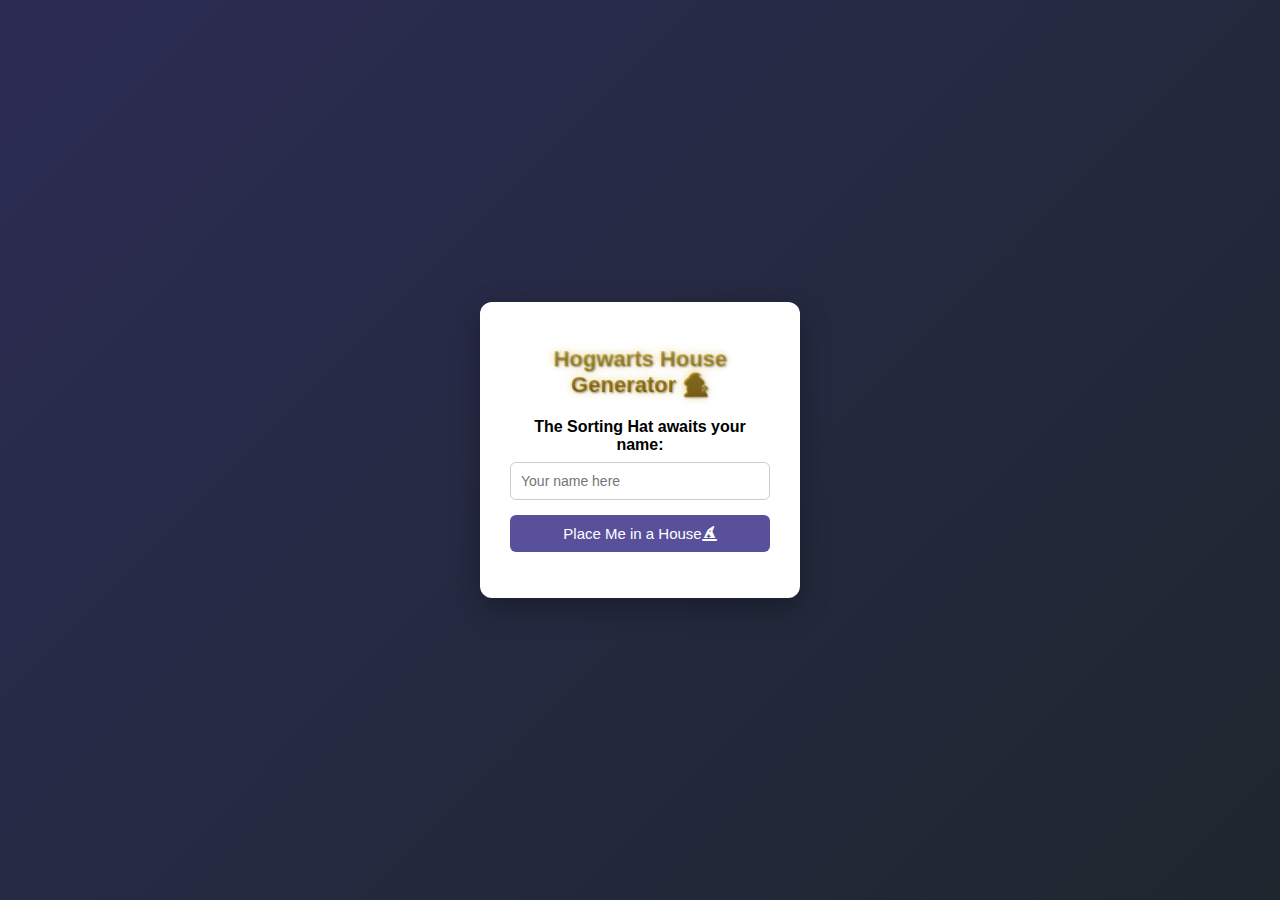
<file: courses/foundation/intro-to-frontend/HogwartsHouseGenerator/index.html>
<!DOCTYPE html>
<html lang="en">
<head>
  <meta charset="UTF-8">
  <meta name="viewport" content="width=device-width, initial-scale=1.0">
  <title>Hogwarts House Generator</title>
  <link rel="stylesheet" href="style.css">
  <link
  rel="stylesheet"
  href="https://cdnjs.cloudflare.com/ajax/libs/font-awesome/6.5.0/css/all.min.css"
>

</head>
<body>

  <div class="container">
   <h1 class="hogwarts-title">Hogwarts House Generator 🧙‍♂️</h1>


    <label for="nameInput">The Sorting Hat awaits your name:</label>
    <input type="text" id="nameInput" placeholder="Your name here">

    <button id="assignHouseBtn">Place Me in a House<i class="fa-solid fa-hat-wizard"></i></button>

    <p id="houseOutput"></p>
  </div>

  <script src="script.js"></script>
</body>
</html>
</file>
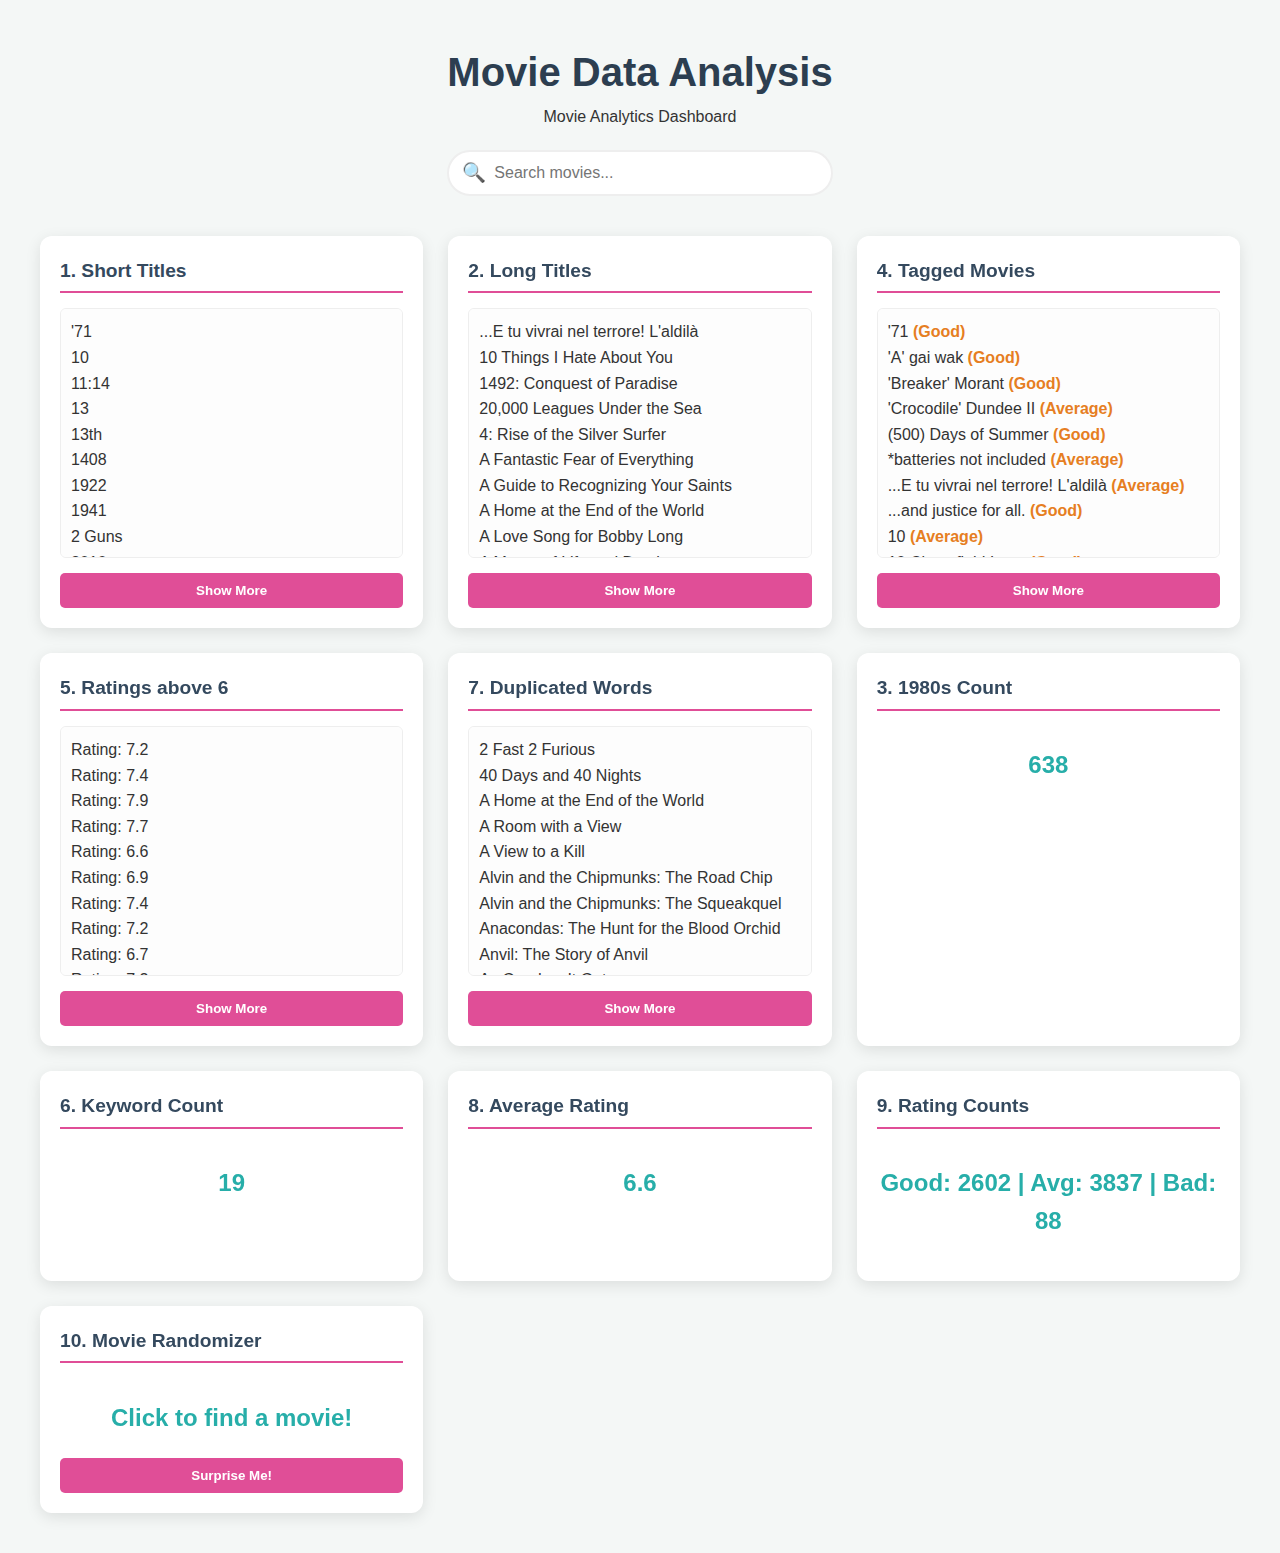
<file: courses/frontend/advanced-javascript/week1/index.html>
<!DOCTYPE html>
<html lang="en">
<head>
    <meta charset="UTF-8">
    <meta name="viewport" content="width=device-width, initial-scale=1.0">
    <title>Movie Data Analysis</title>
    <link rel="stylesheet" href="style.css">
</head>
<body>
    <header>
    <div class="header-content">
        <h1>Movie Data Analysis</h1>
        <p>Movie Analytics Dashboard</p>
        
        <div class="search-container">
    <span class="search-icon">🔍</span>
    <input type="text" id="movie-search" placeholder="Search movies..." autocomplete="off">
    
    <ul id="search-results-list"></ul>
</div>
    </div>
</header>
    <main class="grid-container">
        
        <div class="card">
            <h2>1. Short Titles</h2>
            <ul class="result-list" id="short-titles-list"></ul>
            <button id="btn-short" class="primary-btn">Show More</button>
        </div>
        
        <div class="card">
            <h2>2. Long Titles</h2>
            <ul class="result-list" id="long-titles-list"></ul>
            <button id="btn-long" class="primary-btn">Show More</button>
        </div>

        <div class="card">
            <h2>4. Tagged Movies</h2>
            <ul class="result-list" id="tagged-movies-list"></ul>
            <button id="btn-tagged" class="primary-btn">Show More</button>
        </div>

        <div class="card">
            <h2>5. Ratings above 6</h2>
            <ul class="result-list" id="high-ratings-list"></ul>
            <button id="btn-high-ratings" class="primary-btn">Show More</button>
        </div>

        <div class="card">
            <h2>7. Duplicated Words</h2>
            <ul class="result-list" id="duplicate-words-list"></ul>
            <button id="btn-duplicate" class="primary-btn">Show More</button>
        </div>

        <div class="card">
            <h2>3. 1980s Count</h2>
            <p class="result" id="eighties-count"></p>
        </div>

        <div class="card">
            <h2>6. Keyword Count</h2>
            <p class="result" id="keyword-count"></p>
        </div>

        <div class="card">
            <h2>8. Average Rating</h2>
            <p class="result" id="average-rating"></p>
        </div>

        <div class="card">
            <h2>9. Rating Counts</h2>
            <p class="result" id="rating-counts"></p>
        </div>
        
        <div class="card">
    <h2>10. Movie Randomizer</h2>
    <p id="random-movie-display" class="result">Click to find a movie!</p>
    <button id="btn-surprise" class="primary-btn">Surprise Me!</button>
</div>
    </main>

    <script src="movies.js"></script>
    <script src="script.js"></script>
</body>
</html>
</file>
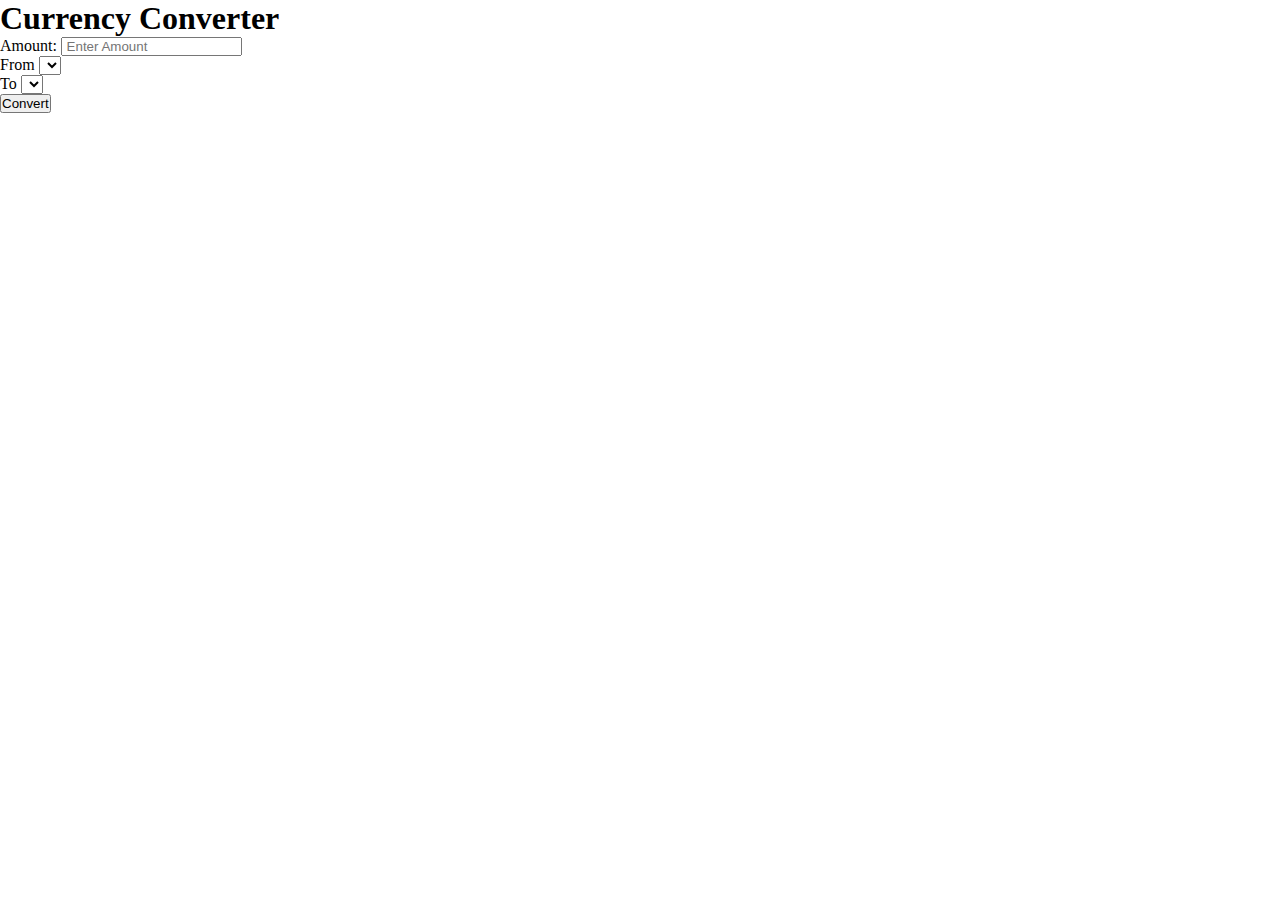
<file: courses/frontend/advanced-javascript/week3/index.html>
<!DOCTYPE html>
<html lang="en">
<head>
    <meta charset="UTF-8">
    <meta name="viewport" content="width=device-width, initial-scale=1.0">
    <title> Currency Converter App</title>
    <link rel="stylesheet" href="styles.css">
    <link href="https://fonts.googleapis.com/css?family=Poppins:100,100italic,
    200,200italic,300,300italic,regular,italic,500,500italic,600,600italic,700,700italic,
    800,800italic,900,900italic" rel="stylesheet" 
    />
</head>
<body>
    <div class="app-container">
    <h1>Currency Converter </h1>
    
    <form id="converter-form">
        <div class="form-group">
            <label for="amount">Amount:</label>
        <input type="number" id="amount" placeholder=" Enter Amount" required>
        </div>
        <div class="form-group">
        <label for="from-currency">From</label>
        
        <select id="from-currency" required>
           <!--currency options inserted from api -->
        </select>
        </div>
        <div class="form-group">
        <label for="to-currency">To</label>

        <select id="to-currency" required>
           <!--currency options inserted from api -->
        </select>
        </div>
        <button type="submit">Convert</button>
    </form>
    <div id="result-display"><link href="https://fonts.googleapis.com/css?family=Poppins:100,100italic,200,200italic,300,300italic,regular,italic,500,500italic,600,600italic,700,700italic,800,800italic,900,900italic" rel="stylesheet" />
    </div>
    </div>
    <script src="script.js"></script>
</body>
</html>
</file>
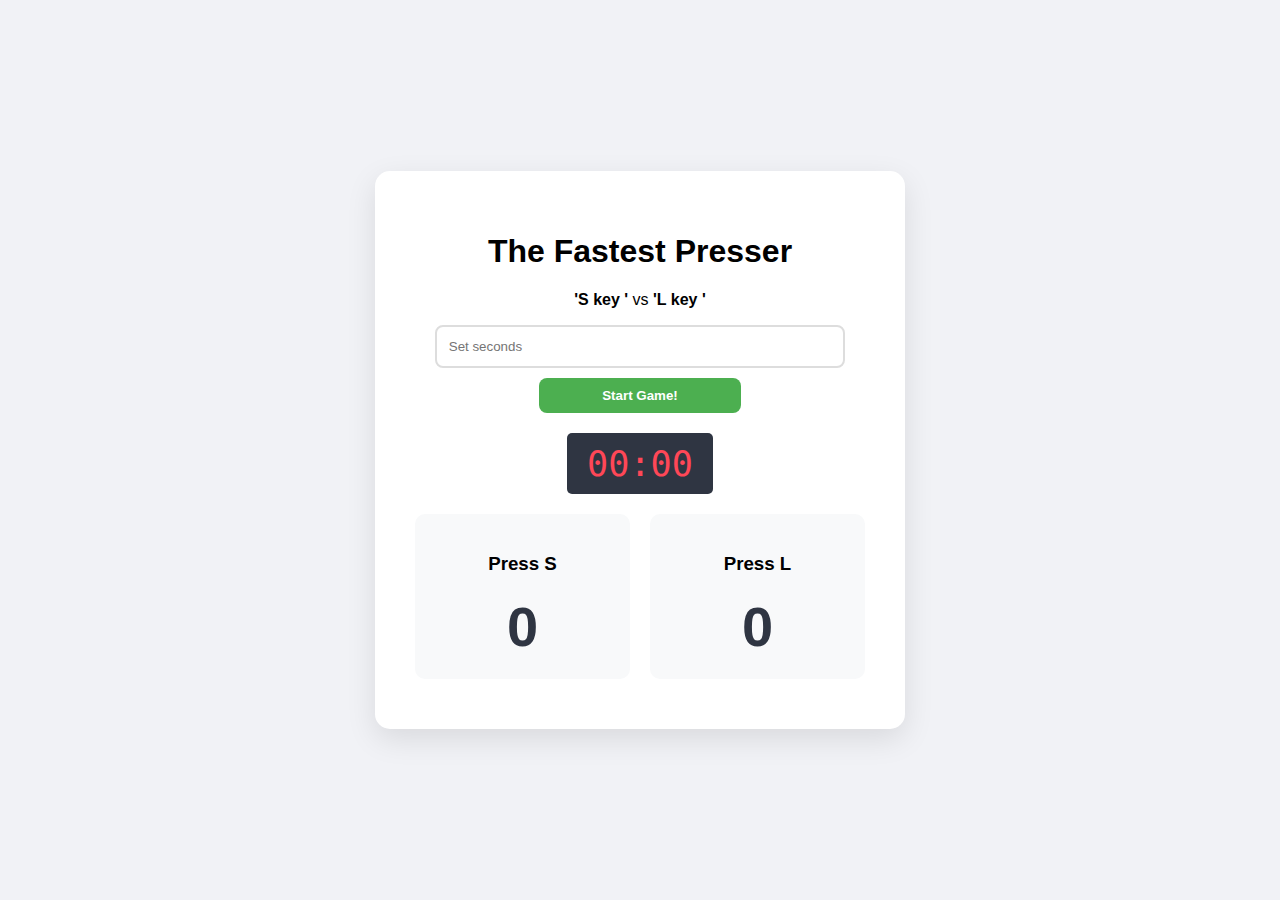
<file: courses/frontend/advanced-javascript/week_2/index.html>
<!DOCTYPE html>
<html lang="en">
<head>
    <meta charset="UTF-8">
    <meta name="viewport" content="width=device-width, initial-scale=1.0">
    <title>Fastest Presser</title>
    <link rel="stylesheet" href="style.css">
</head>
<body>
    <div class="game-container">
        <h1>The Fastest Presser</h1>
        <p> <strong>'S key '</strong> vs <strong>'L key '</strong></p>
        
        <div class="setup-container">
            <input type="number" id="time-input" placeholder="Set seconds">
            <button id="start-btn">Start Game!</button>
        </div>

        <div id="timer-display">00:00</div>

        <div class="scores-area">
            <div class="score-box" id="box-s">
                <canvas id="confetti-s" class="player-confetti"></canvas>
                <h3>Press S</h3>
                <div id="s-score" class="score-val">0</div>
            </div>

            <div class="score-box" id="box-l">
                <canvas id="confetti-l" class="player-confetti"></canvas>
                <h3>Press L</h3>
                <div id="l-score" class="score-val">0</div>
            </div>
        </div>

        <div class="action-area" id="action-overlay">
            <h2 id="result-message"></h2>
            <button id="reset-btn" class="btn-big">PLAY AGAIN 🔄</button>
        </div>
</file>
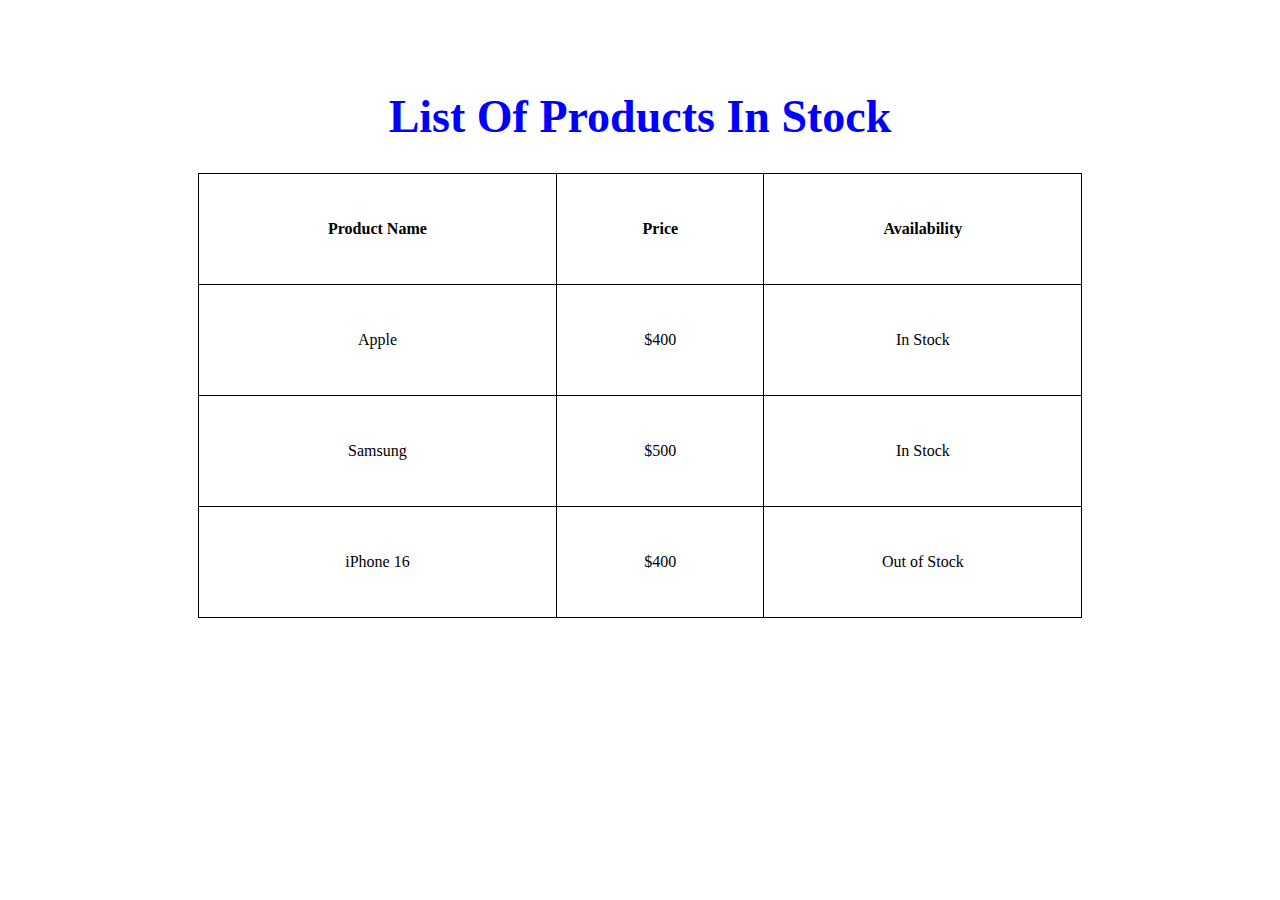
<file: html-css/week1/exercise-1/Exercise 1.html>
<!DOCTYPE html>
<html lang="en">
  <head>
    <meta charset="UTF-8" />
    <meta name="viewport" content="width=device-width, initial-scale=1.0" />
    <title>Product Table</title>
    <style>
      table {
        width: 70%;
        margin: 90px auto;
        border-collapse: collapse;
      }

      th,
      td {
        border: 1px solid black;
        padding: 25px;
        text-align: center;
        height: 60px;
      }

      caption {
        caption-side: top;
        font-weight: bold;
        font-size: 46px;
        color: blue;
        margin-bottom: 30px;
        border: 0;
      }
    </style>
  </head>
  <body>
    <table>
      <caption>
        List Of Products In Stock
      </caption>
      <thead>
        <tr>
          <th>Product Name</th>
          <th>Price</th>
          <th>Availability</th>
        </tr>
      </thead>
      <tbody>
        <tr>
          <td>Apple</td>
          <td>$400</td>
          <td>In Stock</td>
        </tr>
        <tr>
          <td>Samsung</td>
          <td>$500</td>
          <td>In Stock</td>
        </tr>
        <tr>
          <td>iPhone 16</td>
          <td>$400</td>
          <td>Out of Stock</td>
        </tr>
      </tbody>
    </table>
  </body>
</html>
</file>
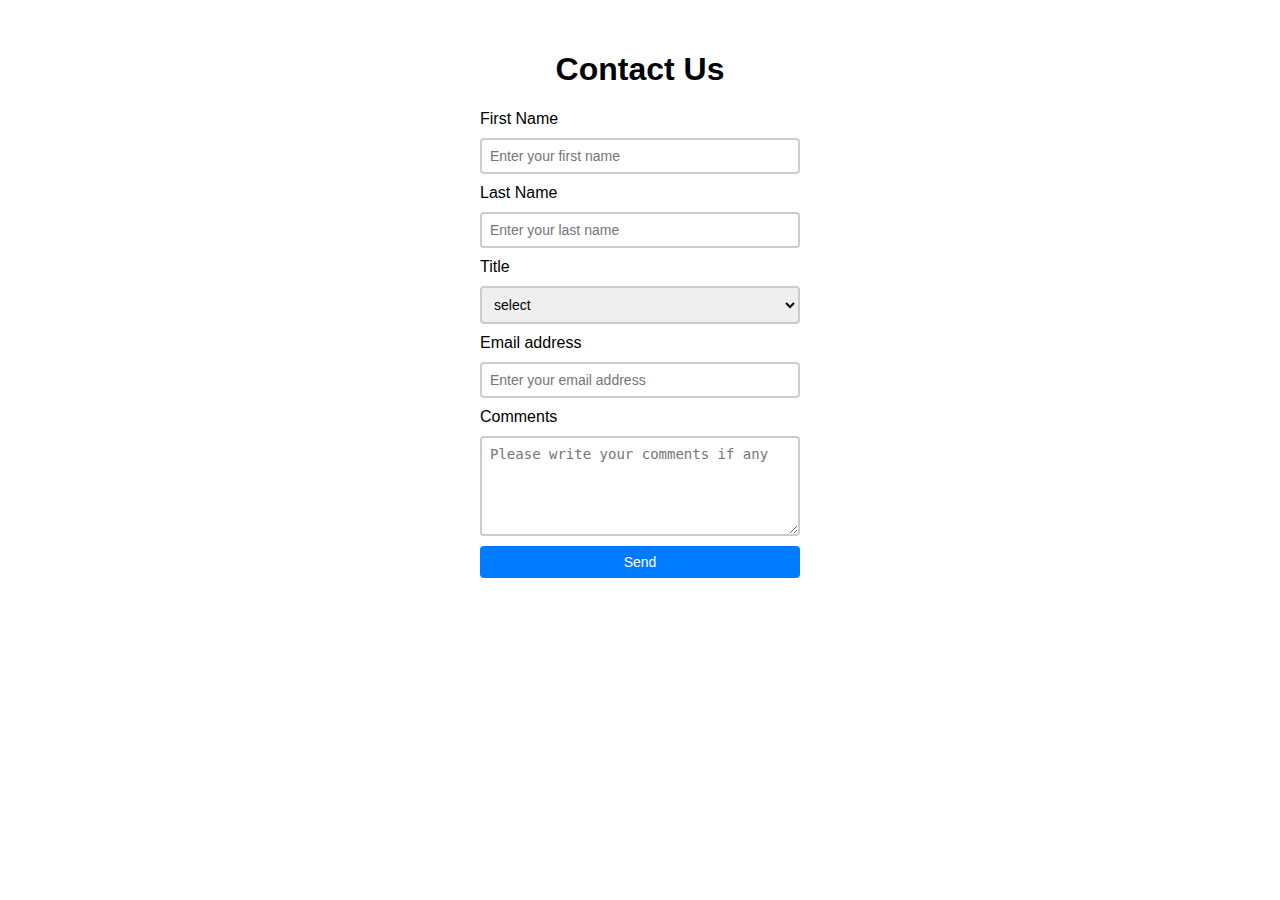
<file: html-css/week1/exercise-2/Exercise 2.html>
<!DOCTYPE html>
<html lang="en">
  <head>
    <meta charset="UTF-8" />
    <meta name="viewport" content="width=device-width, initial-scale=1.0" />
    <title>Contact Us</title>
    <style>
      .container {
        display: flex;
        flex-direction: column;
        align-items: center;
        border: 0;
        padding: 20px;
        max-width: 400px;
        margin: 10px auto;
        font-family: Arial, sans-serif;
      }

      form {
        display: flex;
        flex-direction: column;
        gap: 10px;
        width: 80%;
      }

      input,
      select,
      textarea,
      button {
        width: 100%;
        padding: 8px;
        font-size: 14px;
        border: 2px solid #ccc;
        border-radius: 4px;
        box-sizing: border-box;
      }

      button {
        background-color: #007bff;
        color: white;
        width: auto;
        border: none;
        cursor: pointer;
      }

      button:hover {
        background-color: #0056b3;
      }
    </style>
  </head>
  <body>
    <div class="container">
      <h1>Contact Us</h1>
      <form>
        <label for="first-name">First Name</label>
        <input
          type="text"
          name="First-name"
          id="first-name"
          placeholder="Enter your first name"
        />

        <label for="last-name">Last Name</label>
        <input
          type="text"
          name="Last-name"
          id="last-name"
          placeholder="Enter your last name"
        />

        <label for="dropdown">Title</label>
        <select id="dropdown">
          <option>select</option>
          <option>Mr</option>
          <option>Mrs</option>
          <option>Ms</option>
          <option>Dr</option>
          <option>Sir</option>
          <option>Mam</option>
        </select>
        <label for Email>Email address</label>
        <input
          type="text"
          name="Email"
          id="Email"
          placeholder="Enter your email address"
          required
        />

        <label for="Message">Comments</label>
        <textarea
          text="Message"
          name="Message"
          id="Message"
          placeholder="Please write your comments if any"
          rows="5"
          cols="20"
        ></textarea>

        <button type="submit">Send</button>
      </form>
    </div>
  </body>
</html>
</file>
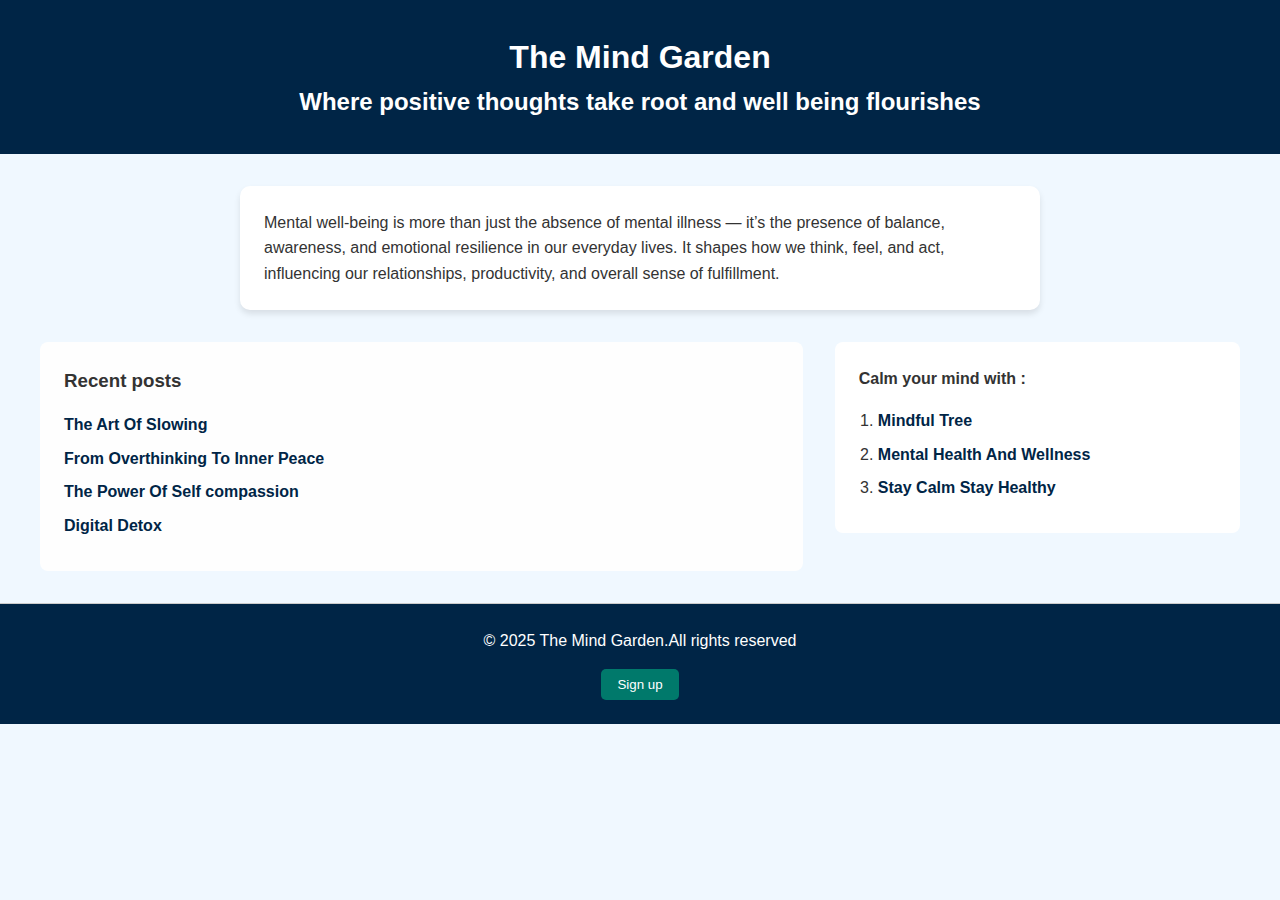
<file: html-css/week1/exercise-4/Exercise 4.html>
<!DOCTYPE html>
<html lang="en">
<head>
    <meta charset="UTF-8">
    <meta name="viewport" content="width=device-width, initial-scale=1.0">
    <title>Mind garden</title>
    <link rel="stylesheet" href="style.css">
</head>
<body>
<header>
    <h1>The Mind Garden</h1>
    <h2>Where positive thoughts take root and well being flourishes</h2>
</header>
<section class="mental-health">
    <p>Mental well-being is more than just the absence of mental illness — it’s the presence of balance, awareness, and emotional resilience in our everyday lives. 
        It shapes how we think, feel, and act, influencing our relationships, productivity, and overall sense of fulfillment.</p>
  </section>
    <div class="main-content">
        <section class="Recent-posts" id="posts">
            <h3> Recent posts</h3>
            <ul>
                <li> <a href="#.#">The Art Of Slowing</a></li>   <!---Non semantic tag-->
                <li><a href="#.#">From Overthinking To Inner Peace<a></li>
                <li><a href="#.#">The Power Of Self compassion</a></li>
                <li><a href="#.#">Digital Detox</a></li>
            </ul>
        </section>
      
        <aside class="links">
            <h4>Calm your mind with : </h4> 
            <ol>
                <li><a href=#.#>Mindful Tree</a></li>
                <li><a href=#.#>Mental Health And Wellness</a></li>
                <li><a href=#.#>Stay Calm Stay Healthy</a></li>
            </ol>
        </aside>
      </div>
        <footer>
            <p>&#169; 2025 The Mind Garden.All rights reserved
             </p>
        <button type="submit">Sign up</button>
        </footer>
</section>
</body>
</html>
</file>
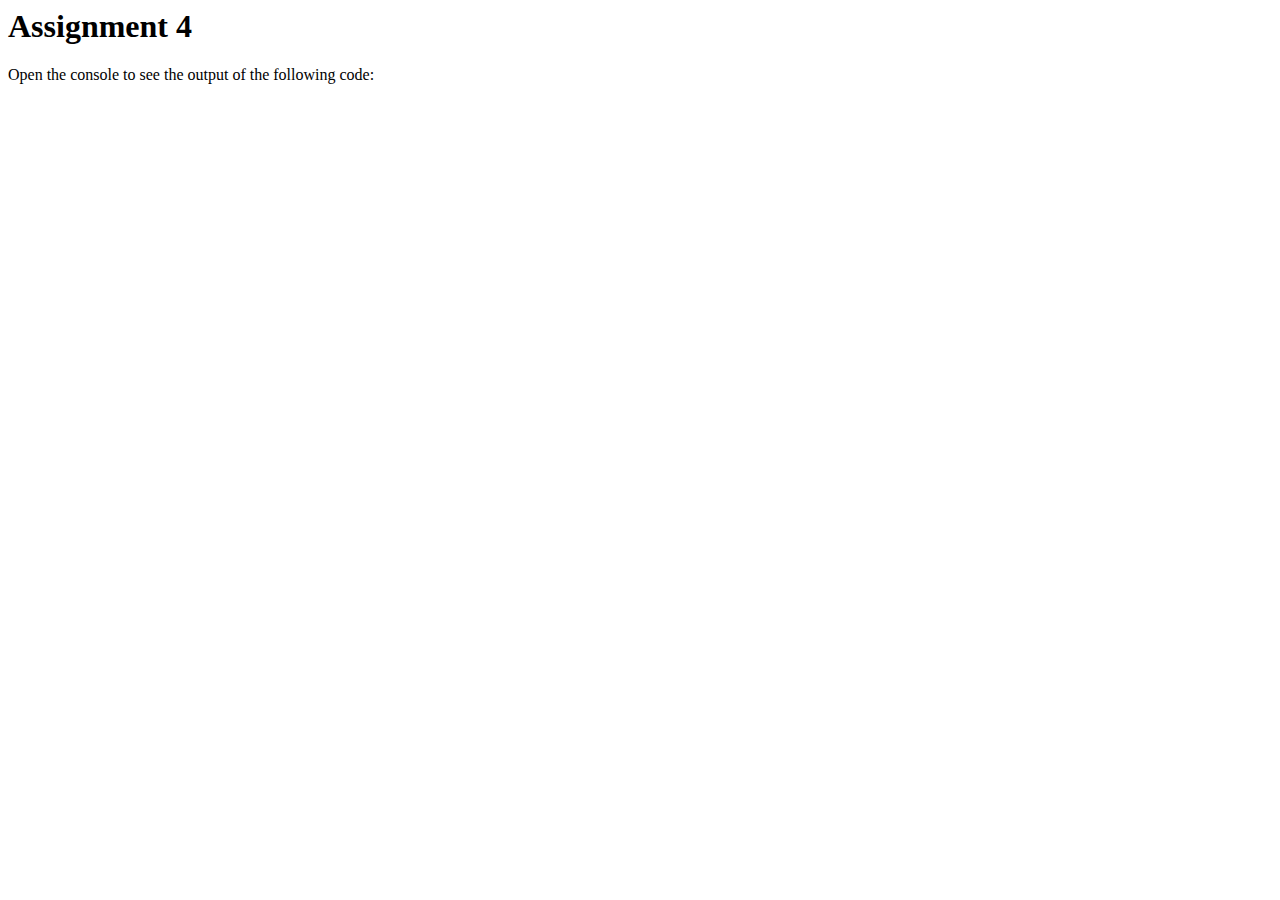
<file: courses/frontend/advanced-javascript/week_2/assign4.html>
<!DOCTYPE html
<html lang="en">
<head>
    <meta charset="UTF-8">
    <meta name="viewport" content="width=device-width, initial-scale=1.0">
    <title>Assignment 4</title>
</head>
<body>
    <h1>Assignment 4</h1>
    <p>Open the console to see the output of the following code:</p>
    <script src="assignment4.js"></script>
</body>
</html>
</file>
<file: courses/frontend/advanced-javascript/week1/style.css>
:root {
  --primary-blue: #db3487de;
  --dark-blue: #000000;
  --header-color: #2c3e50;
  --sub-header-color: #34495e;

  --success-green: #27aea9;
  --warning-orange: #e67e22;
  --error-red: #ff004083;

  --bg-light: #f4f7f6;
  --card-white: #ffffff;
  --border-light: #eeeeee;
  --text-main: #333333;

  --radius: 12px;
  --shadow: 0 4px 15px rgba(0, 0, 0, 0.1);
  --gap: 25px;
}

* {
  box-sizing: border-box;
  margin: 0;
  padding: 0;
}

body {
  font-family: "Segoe UI", Tahoma, Geneva, Verdana, sans-serif;
  background-color: var(--bg-light);
  color: var(--text-main);
  padding: 40px 20px;
  line-height: 1.6;
}

header {
  display: flex;
  flex-direction: column;
  align-items: center;
  text-align: center;
  margin-bottom: 40px;
}

header h1 {
  color: var(--header-color);
  font-size: 2.5rem;
}

.search-container {
  position: relative;
  width: 100%;
  max-width: 400px;
  margin-top: 20px;
}

.search-icon {
  position: absolute;
  left: 15px;
  top: 50%;
  transform: translateY(-50%);
  font-size: 1.2rem;
  pointer-events: none;
  color: #888;
}

#movie-search {
  width: 100%;
  padding: 12px 12px 12px 45px;
  border: 2px solid var(--border-light);
  border-radius: 25px;
  font-size: 1rem;
  transition: all 0.3s ease;
  outline: none;
}

#movie-search:focus {
  border-color: var(--primary-blue);
  box-shadow: 0 0 8px rgba(219, 52, 135, 0.3);
}

#search-results-list {
  position: absolute;
  width: 100%;
  z-index: 100;
  background: white;
  box-shadow: 0 8px 16px rgba(0, 0, 0, 0.2);
  border-radius: 8px;
  max-height: 300px;
  overflow-y: auto;
  margin-top: 5px;
  list-style: none;
  padding: 0;
}

#search-results-list {
  position: absolute;
  width: 100%;
  z-index: 1000;
  background: white;
  box-shadow: 0 10px 20px rgba(0, 0, 0, 0.1);
  border-radius: 0 0 15px 15px;
  max-height: 250px;
  overflow-y: auto;
  margin-top: 5px;
  list-style: none;
  padding: 0;
}

#search-results-list li:hover {
  background-color: #f9f9f9;
}

.grid-container {
  display: grid;
  grid-template-columns: repeat(auto-fit, minmax(320px, 1fr));
  gap: var(--gap);
  max-width: 1200px;
  margin: 0 auto;
}

.card {
  background: var(--card-white);
  border-radius: var(--radius);
  padding: 20px;
  box-shadow: var(--shadow);
  display: flex;
  flex-direction: column;
}

.card h2 {
  font-size: 1.2rem;
  margin-bottom: 15px;
  color: var(--sub-header-color);
  border-bottom: 2px solid var(--primary-blue);
  padding-bottom: 5px;
}

.result-list {
  list-style: none;
  height: 250px;
  overflow-y: auto;
  background: #fdfdfd;
  border: 1px solid var(--border-light);
  padding: 10px;
  margin-bottom: 15px;
  border-radius: 6px;
}

.result-list li strong {
  color: var(--warning-orange);
  font-weight: 600;
}

/* --- Interactive Elements --- */
.primary-btn {
  background-color: var(--primary-blue);
  color: white;
  border: none;
  padding: 10px 15px;
  border-radius: 5px;
  cursor: pointer;
  font-weight: bold;
  transition:
    background-color 0.3s ease,
    transform 0.1s ease;
}

.primary-btn:hover {
  background-color: var(--dark-blue);
}

.primary-btn:active {
  transform: translateY(2px);
}

#random-movie-display {
  transition: all 0.3s ease;
  min-height: 80px;
  display: flex;
  flex-direction: column;
  justify-content: center;
}

.result {
  font-size: 1.5rem;
  font-weight: bold;
  color: var(--success-green);
  text-align: center;
  padding: 20px 0;
}
@media (max-width: 480px) {
  header h1 {
    font-size: 1.8rem;
  }
  .grid-container {
    grid-template-columns: 1fr; 
  }
}
</file>
<file: courses/frontend/advanced-javascript/week3/styles.css>
* {
  margin: 0;
  padding: 0;
  box-sizing: border-box;
}

:root {
  --bg-primary: #0f172a;
  --bg-secondary: #1e293b;
  --bg-input: #334155;
  --text-primary: #e2e8f0;
  --text-secondary: #94a3b8;
  --border-color: #475569;
  --accent-primary: #3b82f6;
  --accent-primary: #2563eb;
}
</file>
<file: courses/frontend/advanced-javascript/week_2/style.css>
:root {
    --primary: #4CAF50;
    --player-s: #2f3542;
    --player-l: #2f3542;
    --bg: #f1f2f6;
    --card: #ffffff;
    --shadow: 0 10px 30px rgba(0, 0, 0, 0.1);
}

body {
    font-family: 'Segoe UI', sans-serif;
    background-color: var(--bg);
    margin: 0;
    display: flex;
    justify-content: center;
    align-items: center;
    min-height: 100vh;
    user-select: none;
}

.game-container {
    background: var(--card);
    padding: 2.5rem;
    border-radius: 15px;
    box-shadow: var(--shadow);
    text-align: center;
    width: 450px;
    position: relative; 
}

.setup-container { 
  display: flex; 
  flex-direction: column; 
  align-items: 
  center; gap: 10px;
   margin-bottom: 20px; 
  }
#time-input { width: 85%; padding: 12px; border: 2px solid #ddd; border-radius: 8px; }
#start-btn { width: 45%; padding: 10px; background: var(--primary); color: white; border: none; border-radius: 8px; font-weight: bold; cursor: pointer; }

/* Timer Display */
#timer-display {
    font-family: monospace;
    background: #2f3542;
    color: #ff4757;
    padding: 10px 20px;
    border-radius: 5px;
    font-size: 2.2rem;
    margin-bottom: 20px;
    display: inline-block;
}

.scores-area { display: flex; gap: 20px; margin-bottom: 10px; }
.score-box { flex: 1; padding: 20px; border-radius: 10px; background: #f8f9fa; position: relative; overflow: hidden; }
.player-confetti { position: absolute; top: 0; left: 0; width: 100%; height: 100%; z-index: 1; pointer-events: none; }
.score-val { font-size: 3.5rem; font-weight: 800; position: relative; z-index: 2; }
#s-score { color: var(--player-s); }
#l-score { color: var(--player-l); }

.action-area {
    position: absolute;
    top: 50%;
    left: 50%;
    transform: translate(-50%, -50%) scale(0);
    background: rgba(255, 255, 255, 0.98);
    padding: 30px;
    border-radius: 20px;
    box-shadow: 0 10px 50px rgba(0,0,0,0.3);
    z-index: 100;
    width: 80%;
    opacity: 0;
    transition: all 0.4s cubic-bezier(0.175, 0.885, 0.32, 1.275);
    pointer-events: none;
}

.action-area.active { transform: translate(-50%, -50%) scale(1); opacity: 1; pointer-events: all; }

.btn-big {
    width: 100%;
    padding: 15px;
    background: var(--player-l);
    color: white;
    border: none;
    border-radius: 10px;
    font-size: 1.2rem;
    font-weight: bold;
    cursor: pointer;
    margin-top: 15px;
}
</file>
<file: html-css/week1/exercise-4/style.css>
* {
  margin: 0;
  padding: 0;
  box-sizing: border-box;
}


body {
    font-family: Arial, sans-serif;
    line-height: 1.6;
    margin: 0;
    padding: 0;
    background-color: #f0f8ff;
    color: #333;
}

    .main-content {
    display: flex;              
    justify-content: space-between;  
    gap: 2rem;                   
    max-width: 1200px;    
    margin: 2rem auto;           
    align-items: flex-start;  
    
}

header {
    text-align: center;
    padding: 2rem;
    background-color: #002546;
    color: #fff;
}


.mental-health {
    padding: 1.5rem;
    max-width: 800px;
    margin: 2rem auto;
    background-color: #ffffff;
    border-radius: 10px;
    box-shadow: 0 4px 6px rgba(0,0,0,0.1);
}


.Recent-posts {
     flex: 2;
    padding: 1.5rem;
    background-color: #fefefe;
    border-radius: 8px;
}

.Recent-posts h3 {
    margin-bottom: 1rem;
}

.Recent-posts ul {
    list-style-type: none;
    padding-left: 0;
}

.Recent-posts li {
    margin-bottom: 0.5rem;
}

.Recent-posts a {
    text-decoration: none;
    color:#002546; ;
    font-weight: bold;
}

.Recent-posts a:hover {
    color: #004d40;
}


.links {
  flex: 1;
    padding: 1.5rem;
    background-color: #fff;
    border-radius: 8px;
}

.links h4 {
    margin-bottom: 1rem;
}

.links ol {
    padding-left: 1.2rem;
}

.links li {
    margin-bottom: 0.5rem;
}

.links a {
    color: #002546;;
    text-decoration: none;
  font-weight:bold;
}

.links a:hover {
    text-decoration: underline;
}

footer{
    text-align: center;
    padding: 1.5rem;
    background-color: #002546;
    color: #fff;
    margin-top: 2rem;
    border-top: 1px solid #ccc;
}

button {
    margin-top: 1rem;
    padding: 0.5rem 1rem;
    background-color: #00796b;
    color: white;
    border: none;
    border-radius: 5px;
    cursor: pointer;
}

 button:hover {
    background-color: #004d40;
}
</file>
<file: courses/foundation/intro-to-frontend/HogwartsHouseGenerator/style.css>
/* Reset some default browser styles */
* {
  box-sizing: border-box;
  font-family: Arial, Helvetica, sans-serif;
}

.hogwarts-title {
  font-size: 26px;
  font-weight: bold;
  margin-bottom: 20px;

  /* Gold gradient */
  background: linear-gradient(
    180deg,
    #f9e076,
    #d4af37,
    #b8860b
  );

  /* Apply gradient to text */
  -webkit-background-clip: text;
  -webkit-text-fill-color: transparent;

  /* Shadow for movie-like depth */
  text-shadow: 
    1px 1px 2px rgba(0, 0, 0, 0.4),
    0 0 8px rgba(212, 175, 55, 0.6);
}


body {
  background: linear-gradient(135deg, #2c2c54, #1e272e);
  min-height: 100vh;
  display: flex;
  align-items: center;
  justify-content: center;
  margin: 0;
}

/* Main card */
.container {
  background: #ffffff;
  padding: 30px;
  border-radius: 12px;
  width: 320px;
  text-align: center;
  box-shadow: 0 10px 30px rgba(0, 0, 0, 0.3);
}

/* Title */
.container h1 {
  margin-bottom: 20px;
  font-size: 22px;
}

/* Label */
label {
  display: block;
  margin-bottom: 8px;
  font-weight: bold;
}

/* Input field */
input {
  width: 100%;
  padding: 10px;
  margin-bottom: 15px;
  border-radius: 6px;
  border: 1px solid #ccc;
  font-size: 14px;
}

/* Button */
button {
  width: 100%;
  padding: 10px;
  background: #59509c;
  color: white;
  border: none;
  border-radius: 6px;
  font-size: 15px;
  cursor: pointer;
  transition: background 0.3s;
}

button:hover {
  background: #2b2175;
}

/* Output text */
#houseOutput {
  margin-top: 15px;
  font-size: 16px;
  font-weight: bold;
}
</file>
